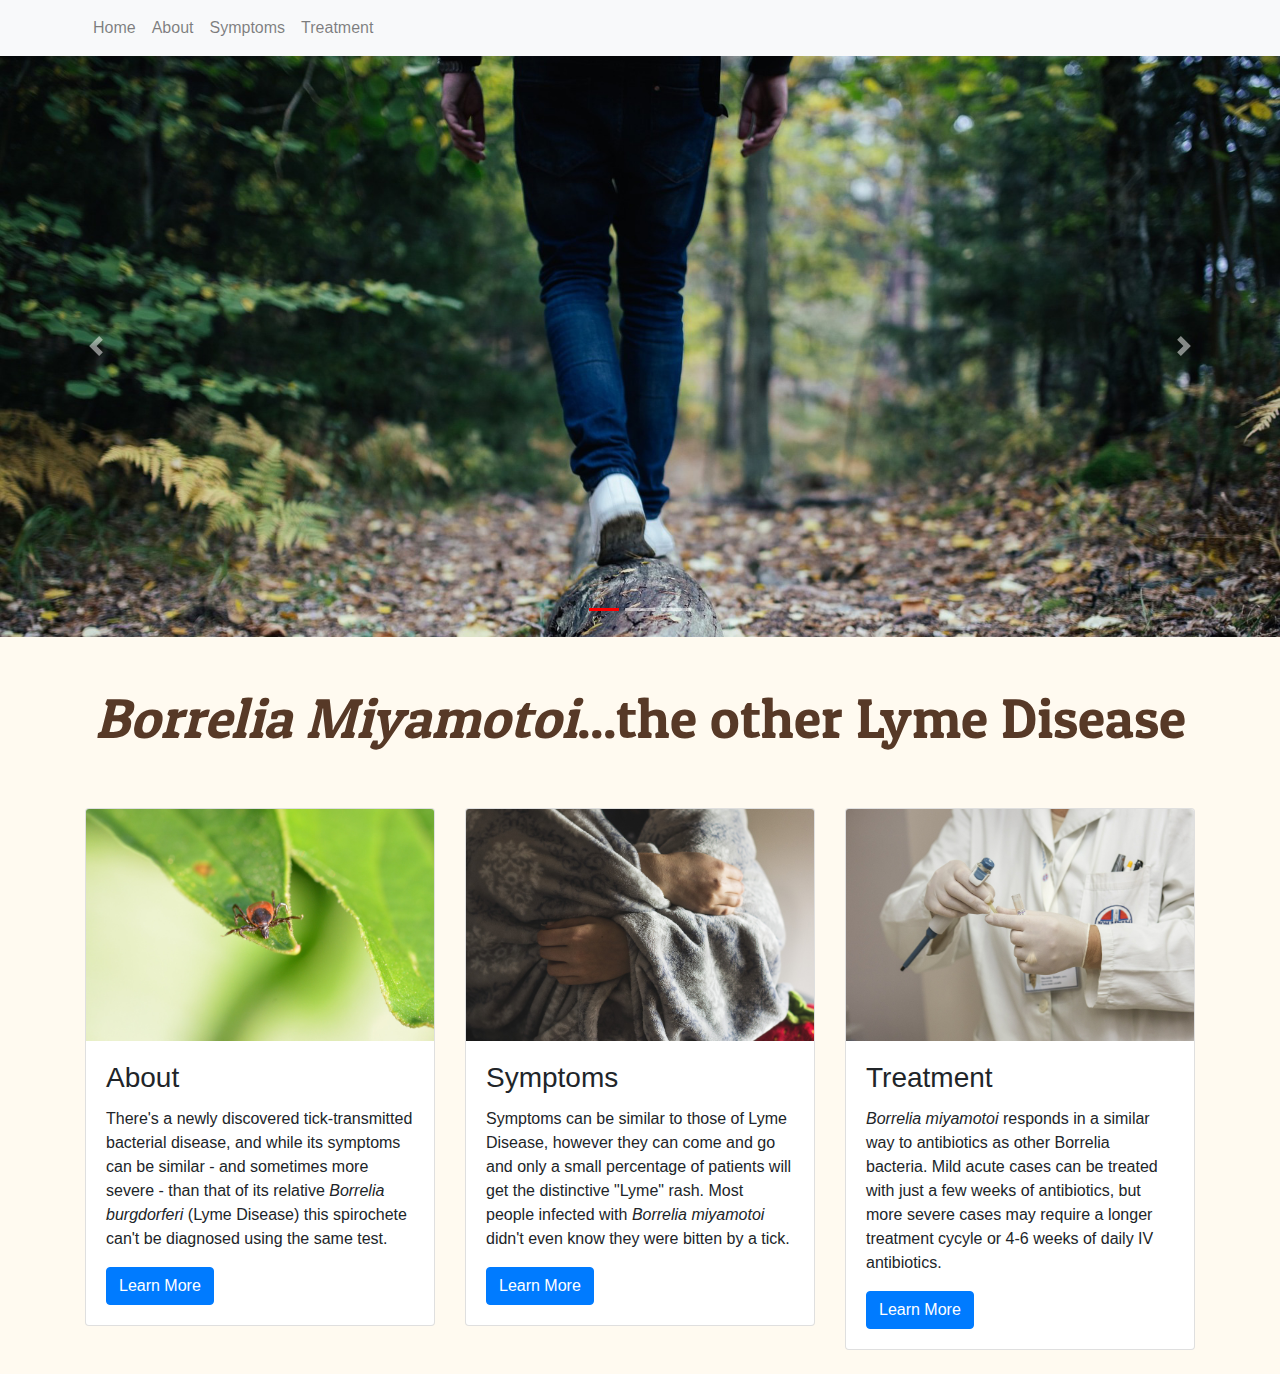
<file: index.html>
<!doctype html>
<html lang="en">
  <head>
    <!-- Required meta tags -->
    <meta charset="utf-8">
    <meta name="viewport" content="width=device-width, initial-scale=1, shrink-to-fit=no">
    <title>Borrelia Miyamotoi_The Other Lyme Disease_Tick Infection</title>
    <!-- Bootstrap CSS -->
    <link rel="stylesheet" href="https://maxcdn.bootstrapcdn.com/bootstrap/4.0.0/css/bootstrap.min.css" integrity="sha384-Gn5384xqQ1aoWXA+058RXPxPg6fy4IWvTNh0E263XmFcJlSAwiGgFAW/dAiS6JXm" crossorigin="anonymous">
    <link rel="stylesheet" href="css/myStyle.css">
    <link href="https://fonts.googleapis.com/css?family=Patua+One" rel="stylesheet">

    
  </head>
  <body>
  
  <nav class="navbar navbar-expand-md navbar-toggleable-sm bg-light navbar-light fixed-top"> <!-- nav.navbar.navbar-toggleable-sm -->
     <div class="container"><!-- div.container -->
         <button class="navbar-toggler" type="button" data-toggle="collapse" data-target="#mainNav"><!-- button.navbar-toggler -->
             <span class="navbar-toggler-icon"></span><!-- span.navbar-toggler-icon-->
         </button>
         
         <div class="collapse navbar-collapse" id="mainNav"><!-- div.collapse.navbar-collapse#mainNav -->
             <div class="navbar-nav"><!-- div.navbar-nav-->
                 <a href="index.html" class="nav-item nav-link">Home</a><!-- a.nav-item.nav-link -->
                 <a href="about.html" class="nav-item nav-link">About</a>
                 <a href="symptoms.html" class="nav-item nav-link">Symptoms</a>
                 <a href="treatment.html" class="nav-item nav-link">Treatment</a>
             </div><!-- End of navbar-nav -->
         </div><!-- End of navbar-collapse -->
     </div><!-- End of nav container -->
  </nav>

<!--Beginning of carousel-->
 <div id="carouselExampleIndicators" class="carousel slide" data-ride="carousel">
  <ol class="carousel-indicators">
    <li data-target="#carouselExampleIndicators" data-slide-to="0" class="active"></li>
    <li data-target="#carouselExampleIndicators" data-slide-to="1"></li>
    <li data-target="#carouselExampleIndicators" data-slide-to="2"></li>
  </ol>
  <div class="carousel-inner">
    <div class="carousel-item active">
      <img class="d-block w-100" src="images/woodsCarousel.jpg" alt="First slide">
    </div>
    <div class="carousel-item">
      <img class="d-block w-100" src="images/beachPlay.jpg" alt="Second slide">
    </div>
    <div class="carousel-item">
      <img class="d-block w-100" src="images/hiking.jpg" alt="Third slide">
    </div>
  </div>
  <a class="carousel-control-prev" href="#carouselExampleIndicators" role="button" data-slide="prev">
    <span class="carousel-control-prev-icon" aria-hidden="true"></span>
    <span class="sr-only">Previous</span>
  </a>
  <a class="carousel-control-next" href="#carouselExampleIndicators" role="button" data-slide="next">
    <span class="carousel-control-next-icon" aria-hidden="true"></span>
    <span class="sr-only">Next</span>
  </a>
</div><!--End of Carousel-->
    
    <h5 class="display-4 text-center py-5"><em>Borrelia Miyamotoi</em>...the other Lyme Disease</h5> 
     
    <div class="container">
        <div class="row pb-10">
            <div class="col-md-6 col-lg-4 pb-5 pb-sm-5">
                <div class="card">
                  <img class="card-img-top" src="images/tick-1440531_1920.jpg" alt="">
                   <div class="card-body">
                        <h3 class="card-title">About</h3>
                        <p>There's a newly discovered tick-transmitted bacterial disease, and while its symptoms can be similar - and sometimes more severe - than that of its relative <em>Borrelia burgdorferi</em> (Lyme Disease) this spirochete can't be diagnosed using the same test.</p>
                        <a href="about.html" class="btn btn-primary">Learn More</a>
                    </div>
                </div><!-- end of card-->
            </div> <!--end of col-md-6 col-lg-3-->
            
            <div class="col-md-6 col-lg-4">
                <div class="card">
                  <img class="card-img-top" src="images/cold-2722002_1920.jpg" alt="">
                   <div class="card-body">
                        <h3 class="card-title">Symptoms</h3>
                        <p>Symptoms can be similar to those of Lyme Disease, however they can come and go and only a small percentage of patients will get the distinctive "Lyme" rash. Most people infected with <em>Borrelia miyamotoi</em> didn't even know they were bitten by a tick. </p>
                        <a href="symptoms.html" class="btn btn-primary">Learn More</a>
                    </div>
                </div><!-- end of card-->
    
            </div> <!--end of col-md-6 col-lg-3-->
            
            <div class="col-md-6 col-lg-4">
                <div class="card">
                  <img class="card-img-top" src="images/medic-563425_1920.jpg" alt="">
                   <div class="card-body">
                        <h3 class="card-title">Treatment</h3>
                        <p><em>Borrelia miyamotoi</em> responds in a similar way to antibiotics as other Borrelia bacteria. Mild acute cases can be treated with just a few weeks of antibiotics, but more severe cases may require a longer treatment cycyle or 4-6 weeks of daily IV antibiotics.</p>
                        <a href="treatment.html" class="btn btn-primary">Learn More</a>
                    </div>
                </div><!-- end of card-->
            </div> <!--end of col-md-6 col-lg-3-->
            
            
        </div> <!--end of row one-->
        
    </div> <!--end of container--> 
  

    <!-- Optional JavaScript -->
    <!-- jQuery first, then Popper.js, then Bootstrap JS -->
    <script src="https://code.jquery.com/jquery-3.2.1.slim.min.js" integrity="sha384-KJ3o2DKtIkvYIK3UENzmM7KCkRr/rE9/Qpg6aAZGJwFDMVNA/GpGFF93hXpG5KkN" crossorigin="anonymous"></script>
    <script src="https://cdnjs.cloudflare.com/ajax/libs/popper.js/1.12.9/umd/popper.min.js" integrity="sha384-ApNbgh9B+Y1QKtv3Rn7W3mgPxhU9K/ScQsAP7hUibX39j7fakFPskvXusvfa0b4Q" crossorigin="anonymous"></script>
    <script src="https://maxcdn.bootstrapcdn.com/bootstrap/4.0.0/js/bootstrap.min.js" integrity="sha384-JZR6Spejh4U02d8jOt6vLEHfe/JQGiRRSQQxSfFWpi1MquVdAyjUar5+76PVCmYl" crossorigin="anonymous"></script>
  </body>
</html>
</file>
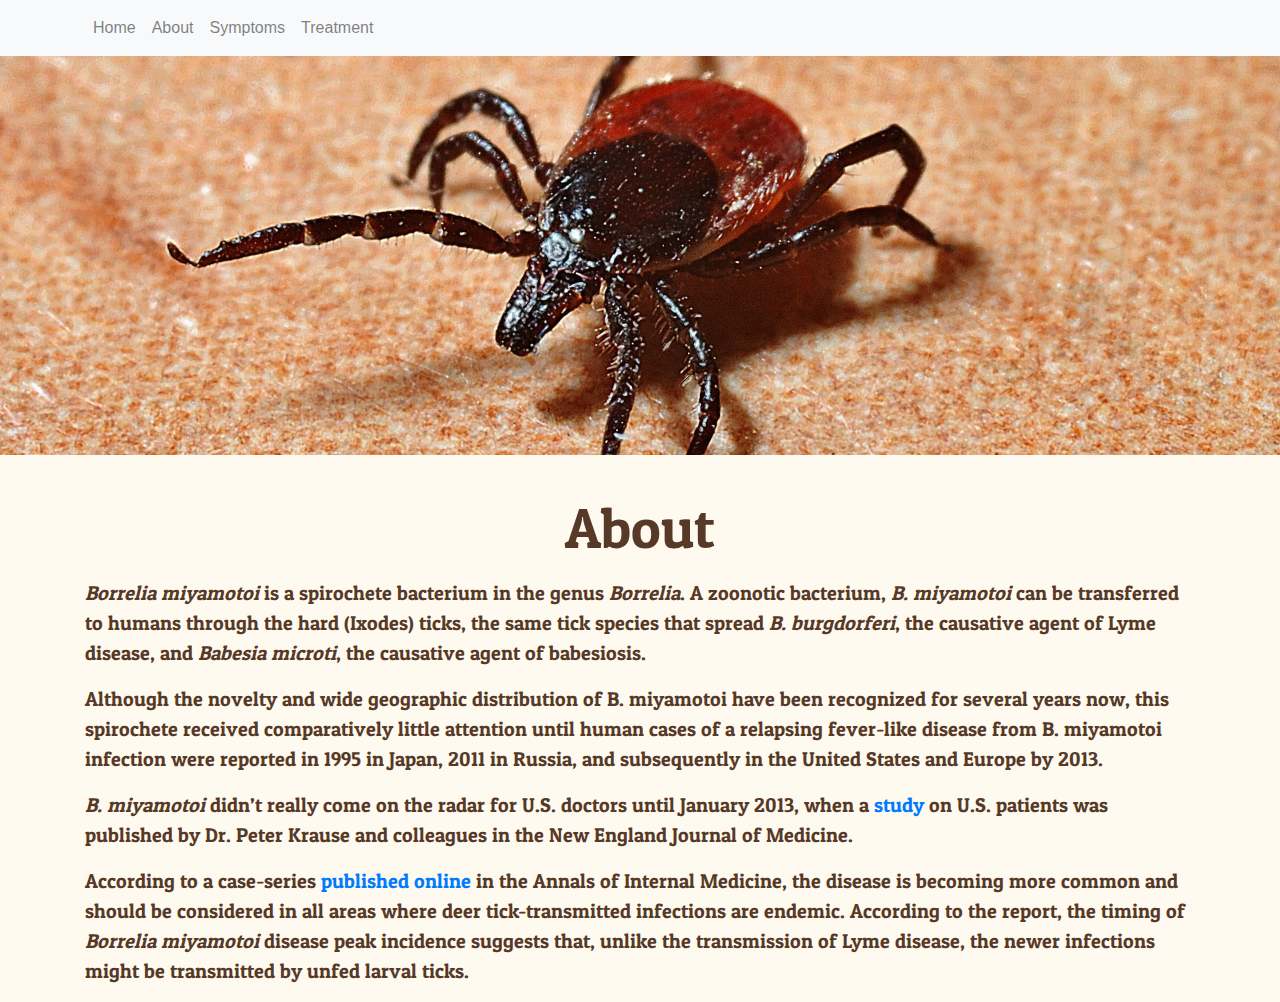
<file: about.html>
<!DOCTYPE html>
<html lang="en">
<head>
	<!-- Required meta tags -->
	<meta charset="utf-8">
	<meta content="width=device-width, initial-scale=1, shrink-to-fit=no" name="viewport">
	<title>Borrelia Miyamotoi_The Other Lyme Disease_Tick Infection</title><!-- Bootstrap CSS -->
	<link href="https://maxcdn.bootstrapcdn.com/bootstrap/4.0.0/css/bootstrap.min.css" rel="stylesheet">
	<link href="css/myStyle.css" rel="stylesheet">
	<link href="https://fonts.googleapis.com/css?family=Patua+One" rel="stylesheet">
</head>
<body>
	<nav class="navbar navbar-expand-md navbar-toggleable-sm bg-light navbar-light fixed-top">
		<!-- nav.navbar.navbar-toggleable-sm -->
		<div class="container">
			<!-- div.container -->
			<button class="navbar-toggler" data-target="#mainNav" data-toggle="collapse" type="button"><!-- button.navbar-toggler -->
			 <span class="navbar-toggler-icon"></span><!-- span.navbar-toggler-icon--></button>
			<div class="collapse navbar-collapse" id="mainNav">
				<!-- div.collapse.navbar-collapse#mainNav -->
				<div class="navbar-nav">
					<!-- div.navbar-nav-->
					<a class="nav-item nav-link" href="index.html">Home</a><!-- a.nav-item.nav-link -->
					 <a class="nav-item nav-link" href="about.html">About</a> <a class="nav-item nav-link" href="symptoms.html">Symptoms</a> <a class="nav-item nav-link" href="treatment.html">Treatment</a>
				</div><!-- End of navbar-nav -->
			</div><!-- End of navbar-collapse -->
		</div><!-- End of nav container -->
	</nav>
	<div class="jumbotron jumbotron-fluid bg-infoAbout text-light">
		<div class="container text-md-center"></div><!--end of jumbotron container -->
	</div><!-- end of jumbotron   -->
	<h5 class="display-4 text-center py-2">About</h5>
	<div class="container pb-10">
		<p class="sections"><em>Borrelia miyamotoi</em> is a spirochete bacterium in the genus <em>Borrelia</em>. A zoonotic bacterium, <em>B. miyamotoi</em> can be transferred to humans through the hard (Ixodes) ticks, the same tick species that spread <em>B. burgdorferi</em>, the causative agent of Lyme disease, and <em>Babesia microti</em>, the causative agent of babesiosis.</p>
		<p class="sections">Although the novelty and wide geographic distribution of B. miyamotoi have been recognized for several years now, this spirochete received comparatively little attention until human cases of a relapsing fever-like disease from B. miyamotoi infection were reported in 1995 in Japan, 2011 in Russia, and subsequently in the United States and Europe by 2013.</p>
		<p class="sections"><em>B. miyamotoi</em> didn’t really come on the radar for U.S. doctors until January 2013, when a <a href="http://www.nejm.org/doi/full/10.1056/NEJMc1215469#t=article">study</a> on U.S. patients was published by Dr. Peter Krause and colleagues in the New England Journal of Medicine.</p>
		<p class="sections">According to a case-series <a href="http://annals.org/aim/article-abstract/2301402/borrelia-miyamotoi-disease-northeastern-united-states-case-series">published online</a> in the Annals of Internal Medicine, the disease is becoming more common and should be considered in all areas where deer tick-transmitted infections are endemic. According to the report, the timing of <em>Borrelia miyamotoi</em> disease peak incidence suggests that, unlike the transmission of Lyme disease, the newer infections might be transmitted by unfed larval ticks.</p>
	</div><!--end of container--><!-- Optional JavaScript -->
	<!-- jQuery first, then Popper.js, then Bootstrap JS -->
	<script src="https://code.jquery.com/jquery-3.2.1.slim.min.js">
	</script> 
	<script src="https://cdnjs.cloudflare.com/ajax/libs/popper.js/1.12.9/umd/popper.min.js">
	</script> 
	<script src="https://maxcdn.bootstrapcdn.com/bootstrap/4.0.0/js/bootstrap.min.js">
	</script>
</body>
</html>
</file>
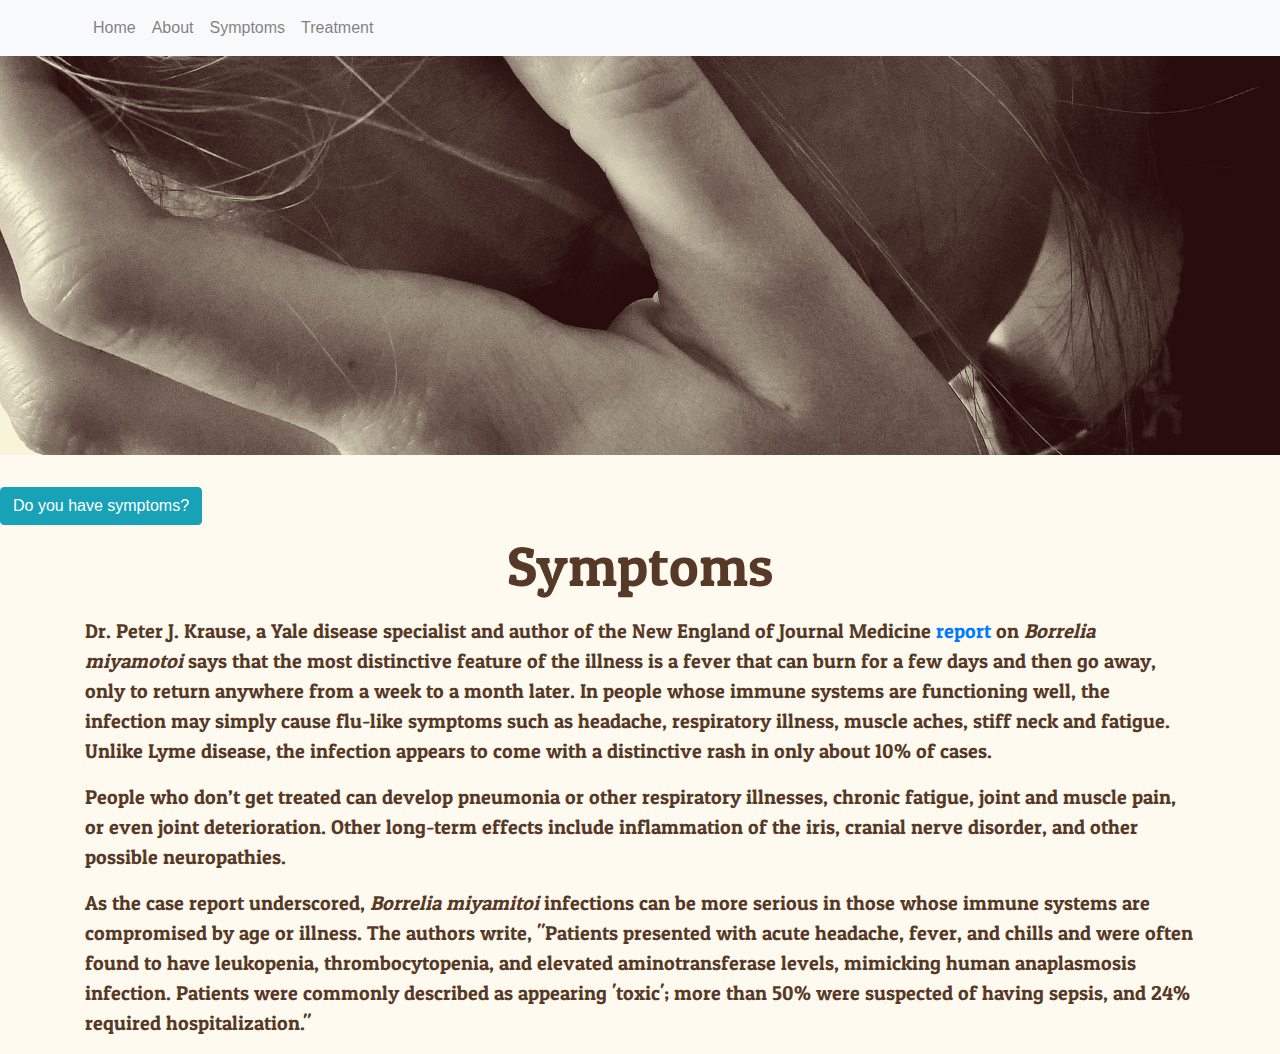
<file: symptoms.html>
<!doctype html>
<html lang="en">
  <head>
    <!-- Required meta tags -->
    <meta charset="utf-8">
    <meta name="viewport" content="width=device-width, initial-scale=1, shrink-to-fit=no">
    <title>Borrelia Miyamotoi_The Other Lyme Disease_Tick Infection</title>
    <!-- Bootstrap CSS -->
    <link rel="stylesheet" href="https://maxcdn.bootstrapcdn.com/bootstrap/4.0.0/css/bootstrap.min.css" integrity="sha384-Gn5384xqQ1aoWXA+058RXPxPg6fy4IWvTNh0E263XmFcJlSAwiGgFAW/dAiS6JXm" crossorigin="anonymous">
    <link rel="stylesheet" href="css/myStyle.css">
    <link href="https://fonts.googleapis.com/css?family=Patua+One" rel="stylesheet">

    
  </head>
  <body>
  
  <nav class="navbar navbar-expand-md navbar-toggleable-sm bg-light navbar-light fixed-top"><!-- nav.navbar.navbar-toggleable-sm -->
     <div class="container"><!-- div.container -->
         <button class="navbar-toggler" type="button" data-toggle="collapse" data-target="#mainNav"><!-- button.navbar-toggler -->
             <span class="navbar-toggler-icon"></span><!-- span.navbar-toggler-icon-->
         </button>
         
         <div class="collapse navbar-collapse" id="mainNav"><!-- div.collapse.navbar-collapse#mainNav -->
             <div class="navbar-nav"><!-- div.navbar-nav-->
                 <a href="index.html" class="nav-item nav-link">Home</a><!-- a.nav-item.nav-link -->
                 <a href="about.html" class="nav-item nav-link">About</a>
                 <a href="symptoms.html" class="nav-item nav-link">Symptoms</a>
                 <a href="treatment.html" class="nav-item nav-link">Treatment</a>
             </div><!-- End of navbar-nav -->
         </div><!-- End of navbar-collapse -->
     </div><!-- End of nav container -->
      
  </nav>
          
          <div class="jumbotron jumbotron-fluid bg-infoSymptoms text-light">
           <div class="container text-md-center">
            </div> <!--end of jumbotron container -->
    </div> <!-- end of jumbotron   -->
    
    <!-- Button trigger modal -->
<button type="button" class="btn btn-info" data-toggle="modal" data-target="#exampleModalCenter">
  Do you have symptoms?
</button>

<!-- Modal -->
<div class="modal fade" id="exampleModalCenter" tabindex="-1" role="dialog" aria-labelledby="exampleModalCenterTitle" aria-hidden="true">
  <div class="modal-dialog modal-dialog-centered" role="document">
    <div class="modal-content">
      <div class="modal-header">
        <h5 class="modal-title" id="exampleModalLongTitle">Next Steps</h5>
        <button type="button" class="close" data-dismiss="modal" aria-label="Close">
          <span aria-hidden="true">&times;</span>
        </button>
      </div>
      <div class="modal-body">
        <p>If you're experiencing some or all of these symptoms and were in a tick-prone area, make an appointment with your general practitioner or a rheumatologist. Many doctors test for Lyme Disease and not <em>Borrelia miyamotoi</em>. Be sure to request both tests to rule out tick disease. Currently, the laboratory company Imugen tests for <em>Borrelia miyamotoi</em>.</p>
      </div>
      <div class="modal-footer">
        <button type="button" class="btn btn-secondary" data-dismiss="modal">Close</button>
      </div>
    </div>
  </div>
</div> <!--End of modal-->
    <h5 class="display-4 text-center py-2">Symptoms</h5> 
     
    <div class="container pb-10">
        <p class="sections">Dr. Peter J. Krause, a Yale disease specialist and author of the New England of Journal Medicine <a href="http://www.nejm.org/doi/full/10.1056/NEJMc1215469#t=article">report</a> on <em>Borrelia miyamotoi</em> says  that the most distinctive feature of the illness is a fever that can burn for a few days and then go away, only to return anywhere from a week to a month later. In people whose immune systems are functioning well, the infection may simply cause flu-like symptoms such as headache, respiratory illness, muscle aches, stiff neck and fatigue. Unlike Lyme disease, the infection appears to come with a distinctive rash in only about 10% of cases.</p>
        <p class="sections">People who don’t get treated can develop pneumonia or other respiratory illnesses, chronic fatigue, joint and muscle pain, or even joint deterioration. Other long-term effects include inflammation of the iris, cranial nerve disorder, and other possible neuropathies.</p>
        <p class="sections">As the case report underscored, <em>Borrelia miyamitoi</em> infections can be more serious in those whose immune systems are compromised by age or illness. The authors write, "Patients presented with acute headache, fever, and chills and were often found to have leukopenia, thrombocytopenia, and elevated aminotransferase levels, mimicking human anaplasmosis infection. Patients were commonly described as appearing 'toxic'; more than 50% were suspected of having sepsis, and 24% required hospitalization."</p>
        

    </div> <!--end of container--> 
 

    <!-- Optional JavaScript -->
    <!-- jQuery first, then Popper.js, then Bootstrap JS -->
    <script src="https://code.jquery.com/jquery-3.2.1.slim.min.js" integrity="sha384-KJ3o2DKtIkvYIK3UENzmM7KCkRr/rE9/Qpg6aAZGJwFDMVNA/GpGFF93hXpG5KkN" crossorigin="anonymous"></script>
    <script src="https://cdnjs.cloudflare.com/ajax/libs/popper.js/1.12.9/umd/popper.min.js" integrity="sha384-ApNbgh9B+Y1QKtv3Rn7W3mgPxhU9K/ScQsAP7hUibX39j7fakFPskvXusvfa0b4Q" crossorigin="anonymous"></script>
    <script src="https://maxcdn.bootstrapcdn.com/bootstrap/4.0.0/js/bootstrap.min.js" integrity="sha384-JZR6Spejh4U02d8jOt6vLEHfe/JQGiRRSQQxSfFWpi1MquVdAyjUar5+76PVCmYl" crossorigin="anonymous"></script>
  </body>
</html>
</file>
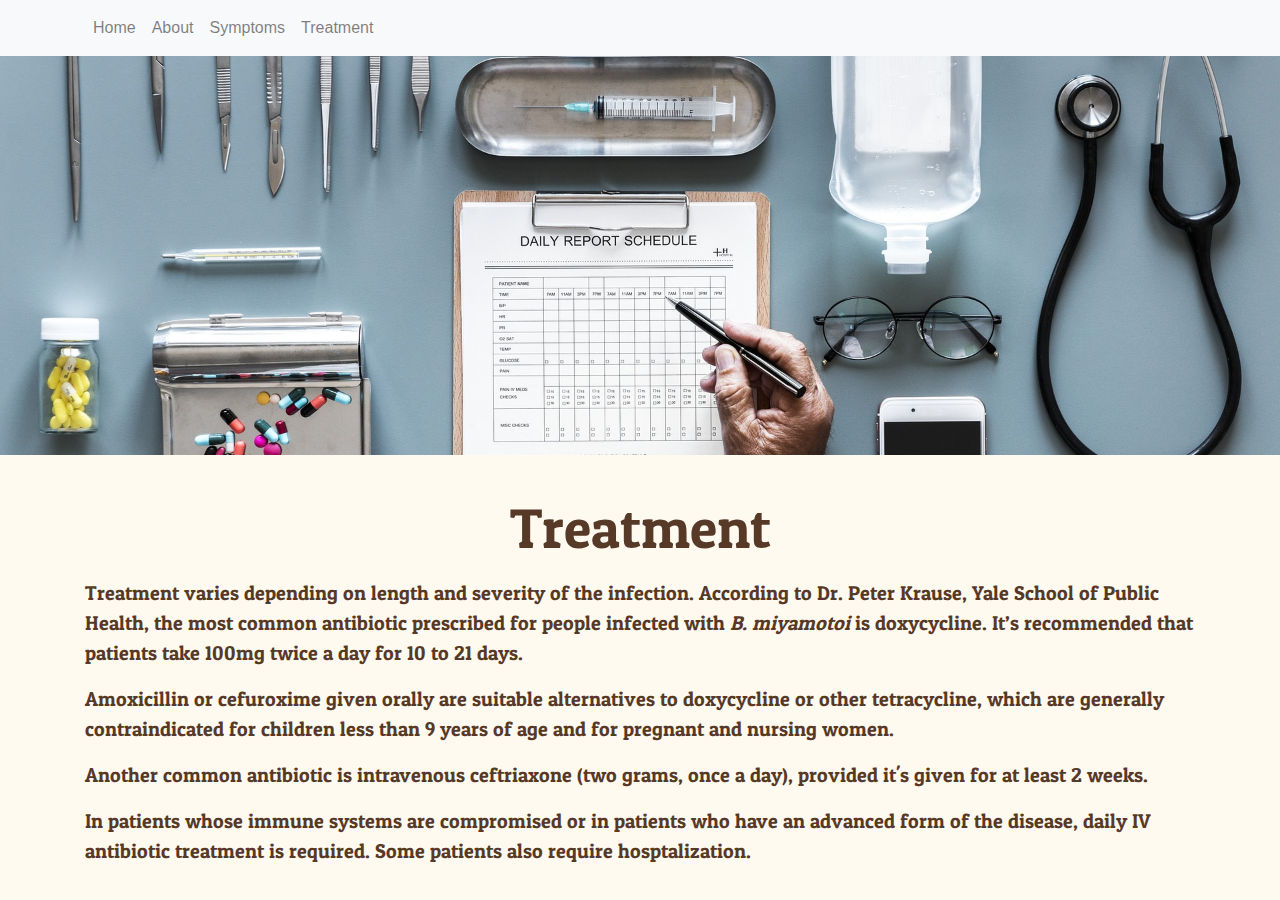
<file: treatment.html>
<!doctype html>
<html lang="en">
  <head>
    <!-- Required meta tags -->
    <meta charset="utf-8">
    <meta name="viewport" content="width=device-width, initial-scale=1, shrink-to-fit=no">
    <title>Borrelia Miyamotoi_The Other Lyme Disease_Tick Infection</title>
    <!-- Bootstrap CSS -->
    <link rel="stylesheet" href="https://maxcdn.bootstrapcdn.com/bootstrap/4.0.0/css/bootstrap.min.css" integrity="sha384-Gn5384xqQ1aoWXA+058RXPxPg6fy4IWvTNh0E263XmFcJlSAwiGgFAW/dAiS6JXm" crossorigin="anonymous">
    <link rel="stylesheet" href="css/myStyle.css">
    <link href="https://fonts.googleapis.com/css?family=Patua+One" rel="stylesheet">

    
  </head>
  <body>
  
  <nav class="navbar navbar-expand-md navbar-toggleable-sm bg-light navbar-light fixed-top"><!-- nav.navbar.navbar-toggleable-sm -->
     <div class="container"><!-- div.container -->
         <button class="navbar-toggler" type="button" data-toggle="collapse" data-target="#mainNav"><!-- button.navbar-toggler -->
             <span class="navbar-toggler-icon"></span><!-- span.navbar-toggler-icon-->
         </button>
         
         <div class="collapse navbar-collapse" id="mainNav"><!-- div.collapse.navbar-collapse#mainNav -->
             <div class="navbar-nav"><!-- div.navbar-nav-->
                 <a href="index.html" class="nav-item nav-link">Home</a><!-- a.nav-item.nav-link -->
                 <a href="about.html" class="nav-item nav-link">About</a>
                 <a href="symptoms.html" class="nav-item nav-link">Symptoms</a>
                 <a href="treatment.html" class="nav-item nav-link">Treatment</a>
             </div><!-- End of navbar-nav -->
         </div><!-- End of navbar-collapse -->
     </div><!-- End of nav container -->
      
  </nav>
          
          <div class="jumbotron jumbotron-fluid bg-infoTreatment text-light">
           <div class="container text-md-center">
            </div> <!--end of jumbotron container -->
    </div> <!-- end of jumbotron   -->
    
    <h5 class="display-4 text-center py-2">Treatment</h5> 
     
    <div class="container pb-10">
        <p class="sections">Treatment varies depending on length and severity of the infection. According to Dr. Peter Krause, Yale School of Public Health, the most common antibiotic prescribed for people infected with <em>B. miyamotoi</em> is doxycycline. It’s recommended that patients take 100mg twice a day for 10 to 21 days.</p>
        <p class="sections">Amoxicillin or cefuroxime given orally are suitable alternatives to doxycycline or other tetracycline, which are generally contraindicated for children less than 9 years of age and for pregnant and nursing women.</p>
        <p class="sections">Another common antibiotic is intravenous ceftriaxone (two grams, once a day), provided it's given for at least 2 weeks.</p>
        <p class="sections">In patients whose immune systems are compromised or in patients who have an advanced form of the disease, daily IV antibiotic treatment is required. Some patients also require hosptalization.</p>

    </div> <!--end of container--> 
 

    <!-- Optional JavaScript -->
    <!-- jQuery first, then Popper.js, then Bootstrap JS -->
    <script src="https://code.jquery.com/jquery-3.2.1.slim.min.js" integrity="sha384-KJ3o2DKtIkvYIK3UENzmM7KCkRr/rE9/Qpg6aAZGJwFDMVNA/GpGFF93hXpG5KkN" crossorigin="anonymous"></script>
    <script src="https://cdnjs.cloudflare.com/ajax/libs/popper.js/1.12.9/umd/popper.min.js" integrity="sha384-ApNbgh9B+Y1QKtv3Rn7W3mgPxhU9K/ScQsAP7hUibX39j7fakFPskvXusvfa0b4Q" crossorigin="anonymous"></script>
    <script src="https://maxcdn.bootstrapcdn.com/bootstrap/4.0.0/js/bootstrap.min.js" integrity="sha384-JZR6Spejh4U02d8jOt6vLEHfe/JQGiRRSQQxSfFWpi1MquVdAyjUar5+76PVCmYl" crossorigin="anonymous"></script>
  </body>
</html>
</file>
<file: css/myStyle.css>
body {
    margin-top: 55px;
    background-color: floralwhite;
}

.jumbotron, .jumbotron-fluid {
    height: 400px;
   
}

.bg-infoCover {
    background-image: url("../images/tick.jpg");
    background-size: cover;
    background-position: center;
    background-repeat: no-repeat;
}

.carousel-indicators .active {
    background-color: red;
}

.display-4 {
    color: #573927;
    font-family: 'Patua One', cursive;
}

h5 {
    color: #573927;
    font-family: 'Patua One', cursive;    
}

.bg-infoAbout {
    background-image: url("../images/tickCarousel.jpg");
    background-size: cover;
    background-position: center;
    background-repeat: no-repeat;
}

.sections {
    color: #573927;
    font-family: 'Patua One', cursive;
    font-size: 20px;
    
}

.bg-infoSymptoms {
    background-image: url("../images/woman-1006102_1920.jpg");
    background-size: cover;
    background-position: center;
    background-repeat: no-repeat;
}
.bg-infoTreatment {
    background-image: url("../images/checklist-3222079_1920.jpg");
    background-size: cover;
    background-position: center;
    background-repeat: no-repeat;
}
</file>
